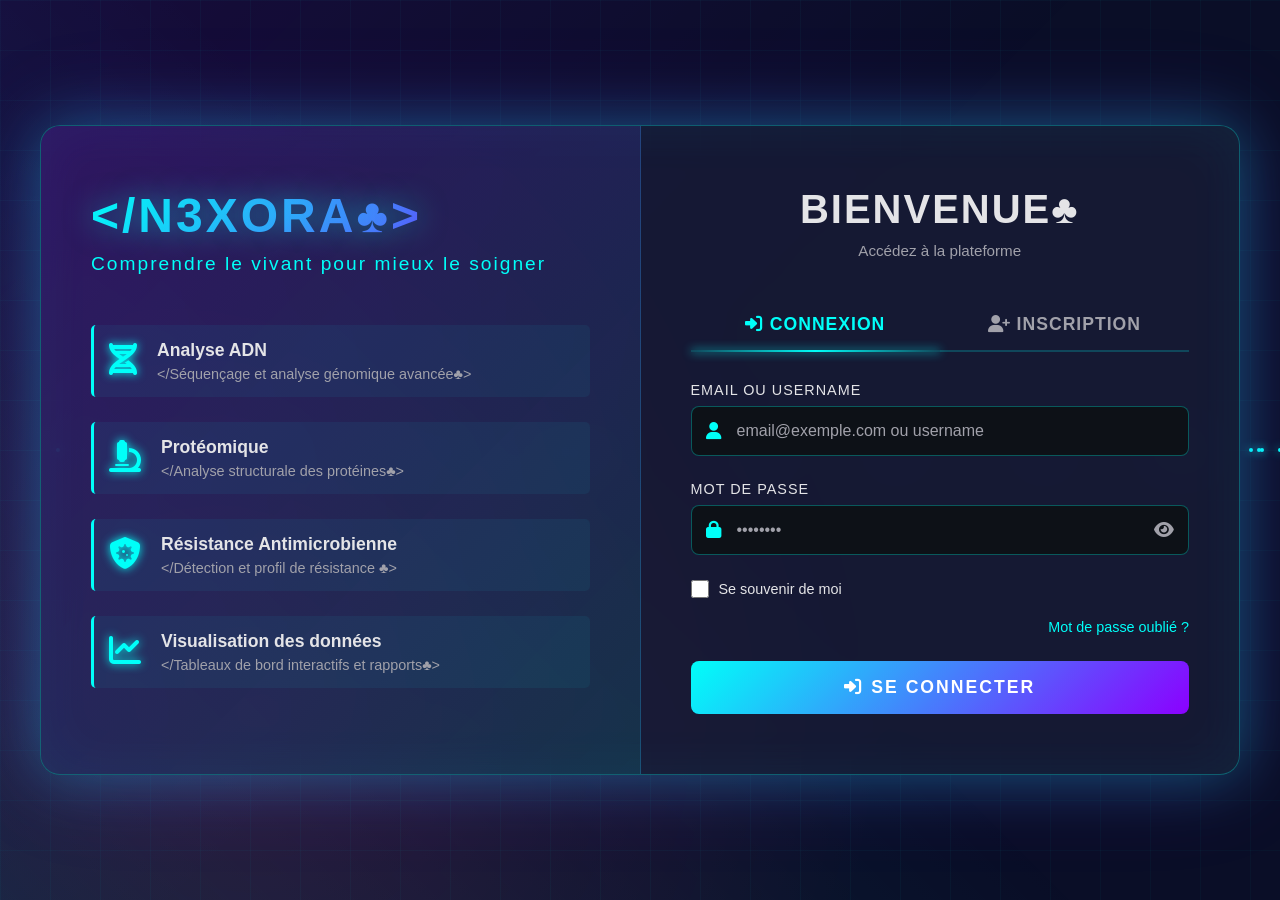
<file: nexora.html>
<!DOCTYPE html>
<html lang="fr">
<head>
<meta charset="UTF-8">
<meta name="viewport" content="width=device-width, initial-scale=1.0">
<title>Authentification</title>
<link rel="stylesheet" href="https://cdnjs.cloudflare.com/ajax/libs/font-awesome/6.4.0/css/all.min.css">
<style>
/* ===== RESET ===== */
* { margin:0; padding:0; box-sizing:border-box; }
:root {
  --cyan:#00fff9; --pink:#ff006e; --purple:#8b00ff;
  --bg:#0a0e27; --card:#1a1f3a;
  --input:#0d1117; --text:#e4e4e7; --text-secondary:#a1a1aa;
}
body {
  font-family:'Segoe UI',sans-serif;
  background:var(--bg); color:var(--text);
  min-height:100vh; display:flex;
  justify-content:center; align-items:center;
  overflow:hidden; position:relative;
}

/* ===== BACKGROUND ===== */
.cyber-bg{position:fixed;top:0;left:0;width:100%;height:100%;
background:linear-gradient(135deg,rgba(138,0,255,0.1)0%,transparent 50%),linear-gradient(45deg,rgba(0,255,249,0.1)0%,transparent 50%),radial-gradient(circle at 20% 80%, rgba(255,0,110,0.15)0%,transparent 50%);z-index:0;}
.grid-overlay{position:fixed;top:0;left:0;width:100%;height:100%;background-image: linear-gradient(rgba(0,255,249,0.03)1px,transparent 1px),linear-gradient(90deg,rgba(0,255,249,0.03)1px,transparent 1px);background-size:50px 50px;animation:gridScroll 20s linear infinite;z-index:0;}
@keyframes gridScroll{0%{transform:translateY(0);}100%{transform:translateY(50px);}}
.particle{position:fixed;width:4px;height:4px;border-radius:50%;background:var(--cyan);box-shadow:0 0 10px var(--cyan);animation:float 15s infinite;z-index:1;}
@keyframes float{0%,100%{transform:translateY(0) translateX(0);opacity:0;}10%,90%{opacity:1;}100%{transform:translateY(-100vh) translateX(50px);opacity:0;}}

/* ===== CONTAINER ===== */
.auth-container{position:relative;z-index:10;width:100%;max-width:1200px;min-height:650px;display:flex;background:rgba(26,31,58,0.7);backdrop-filter:blur(20px);border-radius:20px;overflow:hidden;box-shadow:0 0 60px rgba(0,255,249,0.3),0 0 100px rgba(138,0,255,0.2),inset 0 0 60px rgba(0,255,249,0.05);border:1px solid rgba(0,255,249,0.3);}

/* ===== LEFT PANEL ===== */
.info-panel{flex:1;padding:60px 50px;background:linear-gradient(135deg, rgba(138,0,255,0.2)0%, rgba(0,255,249,0.1)100%);display:flex;flex-direction:column;justify-content:center;position:relative;border-right:1px solid rgba(0,255,249,0.2);}
.logo{font-size:3em;font-weight:900;background:linear-gradient(135deg,var(--cyan)0%,var(--purple)100%);-webkit-background-clip:text;-webkit-text-fill-color:transparent;text-shadow:0 0 30px rgba(0,255,249,0.5);letter-spacing:3px;animation:pulse 3s ease-in-out infinite;}
@keyframes pulse{0%,100%{opacity:1;}50%{opacity:0.8;}}
.tagline{font-size:1.2em;color:var(--cyan);margin-top:10px;font-weight:300;letter-spacing:2px;}
.features{margin-top:50px;}
.feature-item{display:flex;align-items:center;margin-bottom:25px;padding:15px;background:rgba(0,255,249,0.05);border-left:3px solid var(--cyan);border-radius:5px;transition:all 0.3s ease;}
.feature-item:hover{background:rgba(0,255,249,0.1);transform:translateX(10px);}
.feature-icon{font-size:2em;margin-right:20px;color:var(--cyan);text-shadow:0 0 10px var(--cyan);}
.feature-text h3{font-size:1.1em;margin-bottom:5px;color:var(--text);}
.feature-text p{font-size:0.9em;color:var(--text-secondary);}

/* ===== RIGHT PANEL ===== */
.auth-panel{flex:1;padding:60px 50px;display:flex;flex-direction:column;justify-content:center;position:relative;}
.form-header{text-align:center;margin-bottom:40px;}
.form-header h2{font-size:2.5em;margin-bottom:10px;color:var(--text);text-transform:uppercase;letter-spacing:2px;}
.form-header .subtitle{color:var(--text-secondary);font-size:0.95em;}
.tabs{display:flex;margin-bottom:30px;border-bottom:2px solid rgba(0,255,249,0.2);}
.tab{flex:1;padding:15px;text-align:center;font-size:1.1em;font-weight:600;color:var(--text-secondary);cursor:pointer;position:relative;text-transform:uppercase;letter-spacing:1px;transition:all 0.3s ease;}
.tab.active{color:var(--cyan);}
.tab.active::after{content:'';position:absolute;bottom:-2px;left:0;width:100%;height:2px;background:linear-gradient(90deg,transparent,var(--cyan),transparent);box-shadow:0 0 10px var(--cyan);}
.tab:hover{color:var(--cyan);}
.form-content{display:none;}
.form-content.active{display:block;animation:fadeIn 0.5s ease;}
@keyframes fadeIn{from{opacity:0;transform:translateY(20px);}to{opacity:1;transform:translateY(0);}}
.form-group{margin-bottom:25px;position:relative;}
.form-group label{display:block;margin-bottom:8px;color:var(--text);font-weight:500;font-size:0.9em;text-transform:uppercase;letter-spacing:1px;}
.input-wrapper{position:relative;}
.input-icon{position:absolute;left:15px;top:50%;transform:translateY(-50%);color:var(--cyan);font-size:1.1em;}
.form-control{width:100%;padding:15px 15px 15px 45px;background:var(--input);border:1px solid rgba(0,255,249,0.3);border-radius:8px;color:var(--text);font-size:1em;transition:all 0.3s ease;outline:none;}
.form-control:focus{border-color:var(--cyan);box-shadow:0 0 20px rgba(0,255,249,0.3);background:rgba(0,255,249,0.05);}
.form-control::placeholder{color:var(--text-secondary);}
.password-toggle{position:absolute;right:15px;top:50%;transform:translateY(-50%);color:var(--text-secondary);cursor:pointer;font-size:1.1em;transition:color 0.3s ease;}
.password-toggle:hover{color:var(--cyan);}
.checkbox-group{display:flex;align-items:center;margin-bottom:20px;}
.checkbox-group input[type="checkbox"]{width:18px;height:18px;margin-right:10px;cursor:pointer;accent-color:var(--cyan);}
.checkbox-group label{margin:0;font-size:0.9em;cursor:pointer;}
.forgot-password{text-align:right;margin-bottom:25px;}
.forgot-password a{color:var(--cyan);text-decoration:none;font-size:0.9em;transition:all 0.3s ease;}
.forgot-password a:hover{text-shadow:0 0 10px var(--cyan);}
.btn-primary{width:100%;padding:16px;background:linear-gradient(135deg,var(--cyan)0%,var(--purple)100%);border:none;border-radius:8px;color:white;font-size:1.1em;font-weight:700;text-transform:uppercase;letter-spacing:2px;cursor:pointer;transition:all 0.3s ease;position:relative;overflow:hidden;}
.btn-primary::before{content:'';position:absolute;top:0;left:-100%;width:100%;height:100%;background:linear-gradient(90deg,transparent,rgba(255,255,255,0.3),transparent);transition:left 0.5s ease;}
.btn-primary:hover::before{left:100%;}
.btn-primary:hover{box-shadow:0 0 30px rgba(0,255,249,0.6);transform:translateY(-2px);}
.btn-primary:active{transform:translateY(0);}

/* ===== ALERTS ===== */
.alert{padding:15px;border-radius:8px;margin-bottom:20px;display:none;animation:slideDown 0.3s ease;}
.alert.show{display:block;animation:slideDown 0.3s ease, fadeOut 0.3s ease 2.7s forwards;}
@keyframes slideDown{from{opacity:0;transform:translateY(-10px);}to{opacity:1;transform:translateY(0);}}
@keyframes fadeOut{to{opacity:0;transform:translateY(-10px);}}
.alert-success{background:rgba(0,255,0,0.1);border:1px solid rgba(0,255,0,0.3);color:#00ff00;}
.alert-error{background:rgba(255,0,110,0.1);border:1px solid rgba(255,0,110,0.3);color:#ff006e;}
.alert-info{background:rgba(0,255,249,0.1);border:1px solid rgba(0,255,249,0.3);color:var(--cyan);}

/* ===== LOADING ===== */
.loading-overlay{position:fixed;top:0;left:0;width:100%;height:100%;background:rgba(10,14,39,0.9);display:flex;align-items:center;justify-content:center;z-index:9999;display:none;}
.loading-overlay.show{display:flex;}
.spinner{width:60px;height:60px;border:4px solid rgba(0,255,249,0.2);border-top-color:var(--cyan);border-radius:50%;animation:spin 1s linear infinite;}
@keyframes spin{to{transform:rotate(360deg);}}

/* ===== RESPONSIVE ===== */
@media(max-width:968px){.auth-container{flex-direction:column;max-width:500px;}.info-panel{padding:40px 30px;border-right:none;border-bottom:1px solid rgba(0,255,249,0.2);}.auth-panel{padding:40px 30px;}.logo{font-size:2em;}.features{display:none;}}
</style>
</head>
<body>

<div class="cyber-bg"></div>
<div class="grid-overlay"></div>

<div class="loading-overlay" id="loadingOverlay"><div class="spinner"></div></div>

<div class="auth-container">
  <div class="info-panel">
    <div class="logo">&lt;/N3XORA♣&gt;</div>
    <div class="tagline">Comprendre le vivant pour mieux le soigner</div>
    <div class="features">
      <div class="feature-item"><div class="feature-icon"><i class="fas fa-dna"></i></div><div class="feature-text"><h3>Analyse ADN</h3><p>&lt;/Séquençage et analyse génomique avancée♣&gt;</p></div></div>
      <div class="feature-item"><div class="feature-icon"><i class="fas fa-microscope"></i></div><div class="feature-text"><h3>Protéomique</h3><p>&lt;/Analyse structurale des protéines♣&gt;</p></div></div>
      <div class="feature-item"><div class="feature-icon"><i class="fas fa-shield-virus"></i></div><div class="feature-text"><h3>Résistance Antimicrobienne</h3><p>&lt;/Détection et profil de résistance ♣&gt;</p></div></div>
      <div class="feature-item"><div class="feature-icon"><i class="fas fa-chart-line"></i></div><div class="feature-text"><h3>Visualisation des données</h3><p>&lt;/Tableaux de bord interactifs et rapports♣&gt;</p></div></div>
    </div>
  </div>

  <div class="auth-panel">
    <div class="form-container">
      <div class="form-header"><h2>Bienvenue♣</h2><p class="subtitle">Accédez à la plateforme</p></div>
      <div id="alertMessage" class="alert"></div>
      <div class="tabs">
        <div class="tab active" onclick="switchTab('login')"><i class="fas fa-sign-in-alt"></i> Connexion</div>
        <div class="tab" onclick="switchTab('register')"><i class="fas fa-user-plus"></i> Inscription</div>
      </div>

      <!-- LOGIN -->
      <div id="loginForm" class="form-content active">
        <form onsubmit="handleLogin(event)">
          <div class="form-group">
            <label>Email ou Username</label>
            <div class="input-wrapper">
              <i class="fas fa-user input-icon"></i>
              <input type="text" id="loginEmail" class="form-control" placeholder="email@exemple.com ou username" required>
            </div>
          </div>
          <div class="form-group">
            <label>Mot de passe</label>
            <div class="input-wrapper">
              <i class="fas fa-lock input-icon"></i>
              <input type="password" id="loginPassword" class="form-control" placeholder="••••••••" required>
              <i class="fas fa-eye password-toggle" onclick="togglePassword('loginPassword', this)"></i>
            </div>
          </div>
          <div class="checkbox-group"><input type="checkbox" id="rememberMe"><label for="rememberMe">Se souvenir de moi</label></div>
          <div class="forgot-password"><a href="#" onclick="showForgotPassword(event)">Mot de passe oublié ?</a></div>
          <button type="submit" class="btn-primary"><i class="fas fa-sign-in-alt"></i> Se connecter</button>
        </form>
      </div>

      <!-- REGISTER -->
      <div id="registerForm" class="form-content">
        <form onsubmit="handleRegister(event)">
          <div class="form-group">
            <label>Nom d'utilisateur</label>
            <div class="input-wrapper">
              <i class="fas fa-user input-icon"></i>
              <input type="text" id="registerUsername" class="form-control" placeholder="votre_username" required pattern="[a-zA-Z0-9_-]+" title="Lettres, chiffres, tirets et underscores" maxlength="100">
            </div>
          </div>
          <div class="form-group">
            <label>Email</label>
            <div class="input-wrapper">
              <i class="fas fa-envelope input-icon"></i>
              <input type="email" id="registerEmail" class="form-control" placeholder="votre.email@exemple.com" required maxlength="200">
            </div>
          </div>
          <div class="form-group">
            <label>Mot de passe</label>
            <div class="input-wrapper">
              <i class="fas fa-lock input-icon"></i>
              <input type="password" id="registerPassword" class="form-control" placeholder="••••••••" required minlength="8">
              <i class="fas fa-eye password-toggle" onclick="togglePassword('registerPassword', this)"></i>
            </div>
          </div>
          <div class="form-group">
            <label>Confirmer le mot de passe</label>
            <div class="input-wrapper">
              <i class="fas fa-lock input-icon"></i>
              <input type="password" id="registerPasswordConfirm" class="form-control" placeholder="••••••••" required>
              <i class="fas fa-eye password-toggle" onclick="togglePassword('registerPasswordConfirm', this)"></i>
            </div>
          </div>
          <div class="checkbox-group"><input type="checkbox" id="acceptTerms" required><label for="acceptTerms">J'accepte les <a href="#" style="color:var(--cyan)">conditions</a></label></div>
          <button type="submit" class="btn-primary"><i class="fas fa-user-plus"></i> Créer un compte</button>
        </form>
      </div>
    </div>
  </div>
</div>

<script>
// PARTICLES
for(let i=0;i<20;i++){
  const p=document.createElement('div');p.className='particle';
  p.style.left=Math.random()*100+'%';
  p.style.animationDelay=Math.random()*15+'s';
  p.style.animationDuration=(Math.random()*10+10)+'s';
  document.body.appendChild(p);
}

// SWITCH TAB
function switchTab(tab){
  document.querySelectorAll('.tab').forEach(t=>t.classList.remove('active'));
  document.querySelectorAll('.form-content').forEach(c=>c.classList.remove('active'));
  if(tab==='login'){
    document.querySelectorAll('.tab')[0].classList.add('active');
    document.getElementById('loginForm').classList.add('active');
    document.getElementById('loginEmail').focus();
  }else{
    document.querySelectorAll('.tab')[1].classList.add('active');
    document.getElementById('registerForm').classList.add('active');
    document.getElementById('registerUsername').focus();
  }
}

// TOGGLE PASSWORD
function togglePassword(id, icon){
  const input=document.getElementById(id);
  input.type=input.type==='password'?'text':'password';
  icon.classList.toggle('fa-eye');
  icon.classList.toggle('fa-eye-slash');
}

// ALERT
function showAlert(message,type){
  const alertBox=document.getElementById('alertMessage');
  alertBox.textContent=message;
  alertBox.className='alert show alert-'+type;
  setTimeout(()=>{alertBox.className='alert';},3000);
}

// LOADING
function showLoading(){document.getElementById('loadingOverlay').classList.add('show');}
function hideLoading(){document.getElementById('loadingOverlay').classList.remove('show');}

// FORGOT PASSWORD
function showForgotPassword(e){e.preventDefault();showAlert("Fonction oubliée non implémentée", "info");}
// LOGIN
async function handleLogin(e){
  e.preventDefault();
  showLoading();

  const email = document.getElementById('loginEmail').value;
  const password = document.getElementById('loginPassword').value;
  const remember = document.getElementById('rememberMe').checked;

  try {
    const res = await fetch('login_adapted.php', {
      method: 'POST',
      headers: {'Content-Type':'application/json'},
      body: JSON.stringify({ email, password, remember })
    });

    const data = await res.json();
    hideLoading();

    if (data.success) {

      // Stockage du token
      if (remember) {
        localStorage.setItem('token', data.token);
      } else {
        sessionStorage.setItem('token', data.token);
      }

      showAlert('Connexion réussie !', 'success');

      // 🔥 REDIRECTION PRO — IMPOSSIBLE DE REVENIR AU LOGIN
      setTimeout(()=>{
        window.location.replace("http://localhost/Nexora/index.html");
      }, 800);

    } else {
      showAlert(data.message || 'Email/Username ou mot de passe incorrect', 'error');
    }

  } catch(err) {
    hideLoading();
    showAlert('Erreur serveur', 'error');
    console.error(err);
  }
}

// REGISTER
async function handleRegister(e){
  e.preventDefault(); showLoading();
  const username=document.getElementById('registerUsername').value;
  const email=document.getElementById('registerEmail').value;
  const password=document.getElementById('registerPassword').value;
  const confirm=document.getElementById('registerPasswordConfirm').value;
  if(password!==confirm){hideLoading();showAlert('Les mots de passe ne correspondent pas','error');return;}
  try{
    const res=await fetch('register_adapted.php',{method:'POST',headers:{'Content-Type':'application/json'},body:JSON.stringify({username,email,password})});
    const data=await res.json();
    hideLoading();
    if(data.success){
      showAlert('Inscription réussie ! Connectez-vous','success');
      switchTab('login');
      document.getElementById('loginEmail').value=email;
      document.getElementById('loginPassword').value='';
    }else showAlert(data.message||'Erreur inscription','error');
  }catch(err){hideLoading();showAlert('Erreur serveur','error');console.error(err);}
}

if (data.success) {
    showAlert('Connexion réussie! Redirection...', 'success');

    // Stocker le token
    if (rememberMe) localStorage.setItem('authToken', data.token);
    else sessionStorage.setItem('authToken', data.token);

    // Redirection
    setTimeout(() => {
        window.location.href = data.redirect; // <-- prend la valeur du PHP
    }, 1500);
}

</script>
</body>
</html>
</file>
